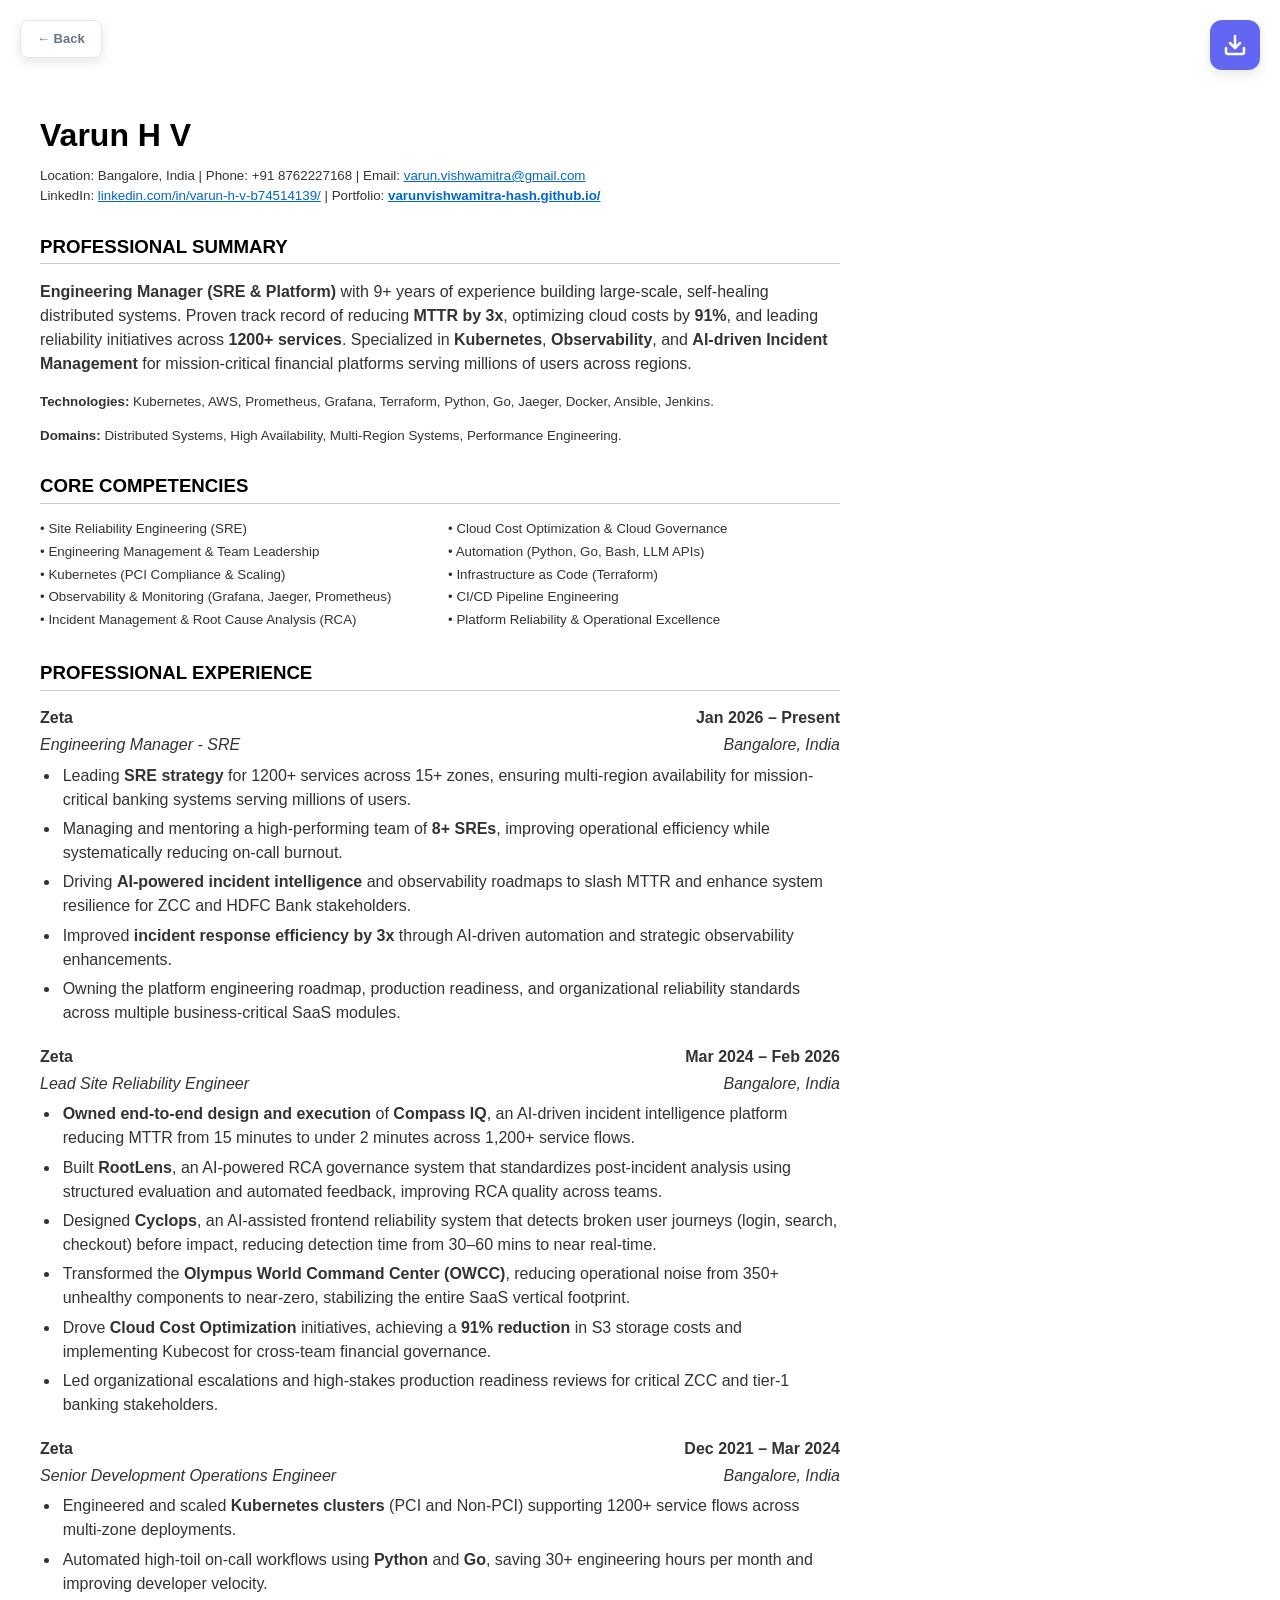
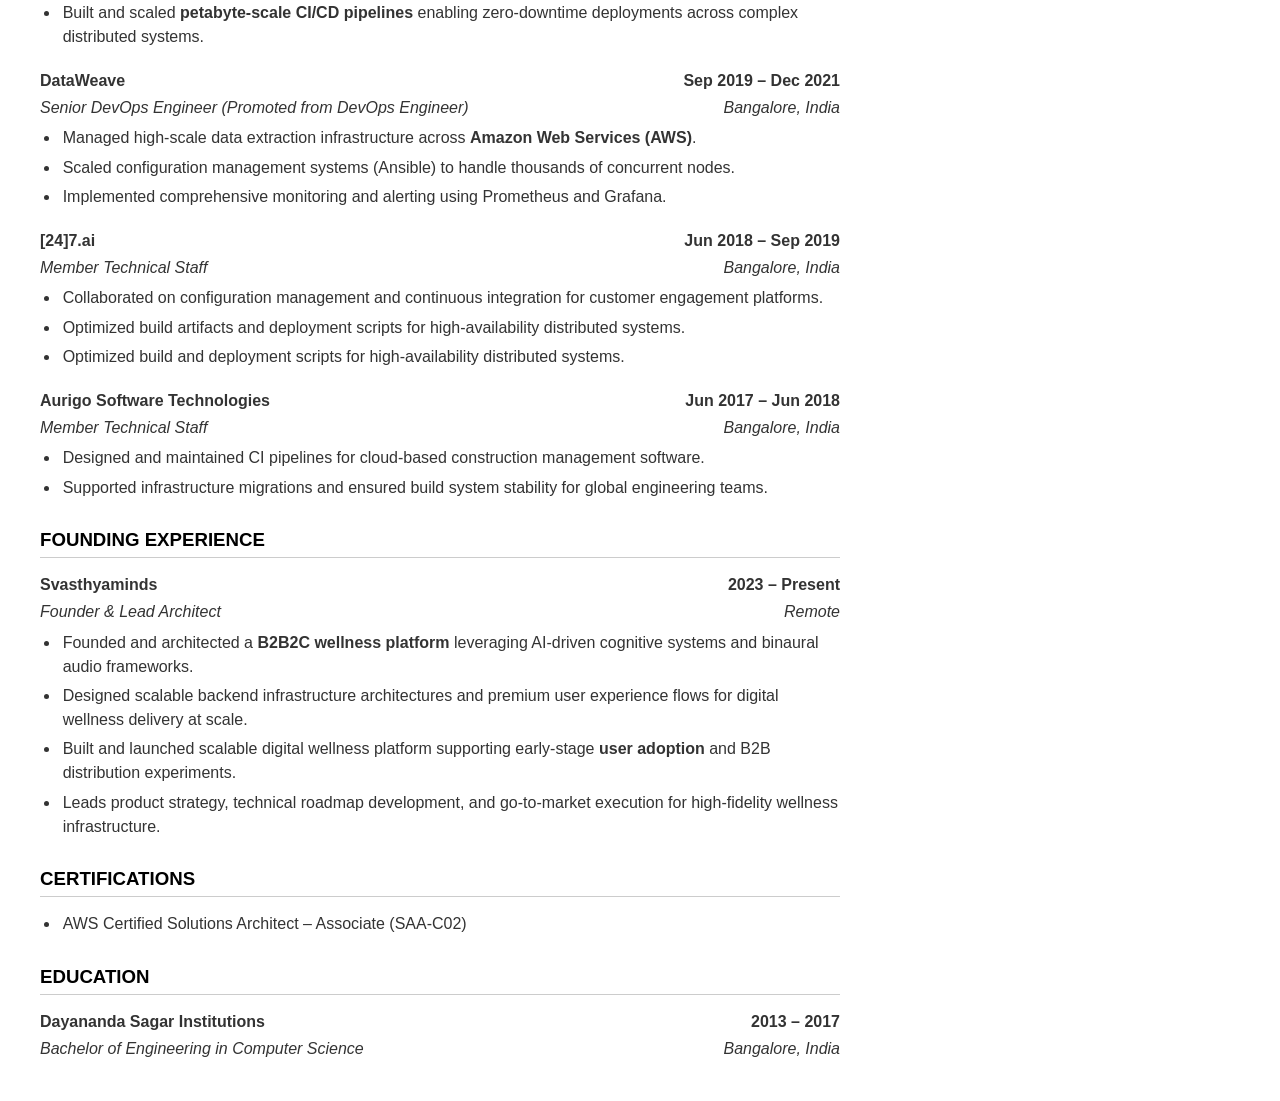
<file: ats_resume.html>
<!DOCTYPE html>
<html lang="en">
<head>
    <meta charset="UTF-8">
    <meta name="viewport" content="width=device-width, initial-scale=1.0">
    <title>VarunHV-Resume</title>
    <style>
        @media print {
            .no-print {
                display: none !important;
            }
            body {
                margin: 0 !important;
                padding: 20px !important;
            }
        }
        
        body {
            font-family: Arial, Helvetica, sans-serif;
            color: #333;
            line-height: 1.5;
            margin: 80px 40px 40px 40px; /* Increased top margin from 40px to 80px */
            max-width: 800px;
            position: relative;
        }

        /* Floating Actions Positioning */
        .actions-container {
            position: fixed;
            top: 20px;
            right: 20px;
            display: flex;
            flex-direction: column;
            gap: 12px;
            z-index: 1000;
        }

        .no-print-toolbar {
            position: fixed;
            top: 20px;
            left: 20px;
            z-index: 1000;
        }

        .btn {
            padding: 12px;
            border-radius: 12px;
            text-decoration: none;
            cursor: pointer;
            font-family: sans-serif;
            display: flex;
            align-items: center;
            justify-content: center;
            transition: all 0.2s ease;
            box-shadow: 0 4px 12px rgba(0, 0, 0, 0.1);
        }

        .btn-primary {
            background: #6366f1;
            color: white;
            border: none;
            width: 50px;
            height: 50px;
        }

        .btn-primary:hover {
            background: #4f46e5;
            transform: translateY(-2px);
            box-shadow: 0 6px 16px rgba(99, 102, 241, 0.3);
        }

        .btn-secondary {
            color: #64748b;
            border: 1px solid #e2e8f0;
            background: rgba(255, 255, 255, 0.9);
            backdrop-filter: blur(8px);
            padding: 8px 16px;
            font-size: 13px;
            font-weight: 600;
            border-radius: 8px;
        }

        .btn-secondary:hover {
            background: white;
            color: #1e293b;
        }

        header {
            padding-top: 10px;
        }
        h1 {
            font-size: 24pt;
            margin-bottom: 5pt;
            color: #000;
        }
        h2 {
            font-size: 14pt;
            border-bottom: 1px solid #ccc;
            margin-top: 20pt;
            padding-bottom: 2pt;
            color: #000;
            text-transform: uppercase;
        }
        h3 {
            font-size: 12pt;
            margin-bottom: 0px;
        }
        .contact {
            font-size: 10pt;
            margin-bottom: 20pt;
        }
        .item-header {
            display: flex;
            justify-content: space-between;
            font-weight: bold;
            margin-bottom: 2pt;
        }
        .item-subheader {
            display: flex;
            justify-content: space-between;
            font-style: italic;
            margin-bottom: 5pt;
        }
        ul {
            margin-top: 5pt;
            padding-left: 15pt;
            list-style-type: disc;
        }
        li {
            margin-bottom: 4pt;
            padding-left: 2pt;
        }
        .skills-list {
            padding-left: 0;
            list-style-type: none;
            columns: 2;
            -webkit-columns: 2;
            -moz-columns: 2;
        }
        .skills-list li {
            margin-bottom: 2pt;
            font-size: 10pt;
            padding-left: 0;
        }
        .skills-list li:before {
            content: "• ";
        }
    </style>
</head>
<body>

    <!-- Top Left Navigation -->
    <div class="no-print-toolbar no-print">
        <a href="https://varunvishwamitra-hash.github.io/" class="btn btn-secondary">← Back</a>
    </div>

    <!-- Top Right Download Button -->
    <div class="actions-container no-print">
        <button onclick="window.print()" class="btn btn-primary" title="Download as PDF">
            <svg xmlns="http://www.w3.org/2000/svg" width="24" height="24" viewBox="0 0 24 24" fill="none" stroke="currentColor" stroke-width="2.5" stroke-linecap="round" stroke-linejoin="round">
                <path d="M21 15v4a2 2 0 0 1-2 2H5a2 2 0 0 1-2-2v-4"></path>
                <polyline points="7 10 12 15 17 10"></polyline>
                <line x1="12" y1="15" x2="12" y2="3"></line>
            </svg>
        </button>
    </div>

    <header>
        <h1>Varun H V</h1>
        <div class="contact">
            Location: Bangalore, India | Phone: +91 8762227168 | Email: <a href="mailto:varun.vishwamitra@gmail.com" style="color: #0066cc; text-decoration: underline;">varun.vishwamitra@gmail.com</a> <br>
            LinkedIn: <a href="https://www.linkedin.com/in/varun-h-v-b74514139/" style="color: #0066cc; text-decoration: underline;">linkedin.com/in/varun-h-v-b74514139/</a> | Portfolio: <a href="https://varunvishwamitra-hash.github.io/" style="color: #0066cc; text-decoration: underline; font-weight: bold;">varunvishwamitra-hash.github.io/</a>
        </div>
    </header>

    <section>
        <h2>Professional Summary</h2>
        <p><strong>Engineering Manager (SRE & Platform)</strong> with 9+ years of experience building large-scale, self-healing distributed systems. Proven track record of reducing <strong>MTTR by 3x</strong>, optimizing cloud costs by <strong>91%</strong>, and leading reliability initiatives across <strong>1200+ services</strong>. Specialized in <strong>Kubernetes</strong>, <strong>Observability</strong>, and <strong>AI-driven Incident Management</strong> for mission-critical financial platforms serving millions of users across regions.</p>
        <p style="font-size: 10pt; margin-top: 5pt;"><strong>Technologies:</strong> Kubernetes, AWS, Prometheus, Grafana, Terraform, Python, Go, Jaeger, Docker, Ansible, Jenkins.</p>
        <p style="font-size: 10pt; margin-top: 1pt;"><strong>Domains:</strong> Distributed Systems, High Availability, Multi-Region Systems, Performance Engineering.</p>
    </section>

    <section>
        <h2>Core Competencies</h2>
        <ul class="skills-list">
            <li>Site Reliability Engineering (SRE)</li>
            <li>Engineering Management & Team Leadership</li>
            <li>Kubernetes (PCI Compliance & Scaling)</li>
            <li>Observability & Monitoring (Grafana, Jaeger, Prometheus)</li>
            <li>Incident Management & Root Cause Analysis (RCA)</li>
            <li>Cloud Cost Optimization & Cloud Governance</li>
            <li>Automation (Python, Go, Bash, LLM APIs)</li>
            <li>Infrastructure as Code (Terraform)</li>
            <li>CI/CD Pipeline Engineering</li>
            <li>Platform Reliability & Operational Excellence</li>
        </ul>
    </section>

    <section>
        <h2>Professional Experience</h2>

        <div class="experience-item">
            <div class="item-header">
                <span>Zeta</span>
                <span>Jan 2026 – Present</span>
            </div>
            <div class="item-subheader">
                <span>Engineering Manager - SRE</span>
                <span>Bangalore, India</span>
            </div>
            <ul>
                <li>Leading <strong>SRE strategy</strong> for 1200+ services across 15+ zones, ensuring multi-region availability for mission-critical banking systems serving millions of users.</li>
                <li>Managing and mentoring a high-performing team of <strong>8+ SREs</strong>, improving operational efficiency while systematically reducing on-call burnout.</li>
                <li>Driving <strong>AI-powered incident intelligence</strong> and observability roadmaps to slash MTTR and enhance system resilience for ZCC and HDFC Bank stakeholders.</li>
                <li>Improved <strong>incident response efficiency by 3x</strong> through AI-driven automation and strategic observability enhancements.</li>
                <li>Owning the platform engineering roadmap, production readiness, and organizational reliability standards across multiple business-critical SaaS modules.</li>
            </ul>
        </div>

        <div class="experience-item" style="margin-top: 15pt;">
            <div class="item-header">
                <span>Zeta</span>
                <span>Mar 2024 – Feb 2026</span>
            </div>
            <div class="item-subheader">
                <span>Lead Site Reliability Engineer</span>
                <span>Bangalore, India</span>
            </div>
            <ul>
                <li><strong>Owned end-to-end design and execution</strong> of <strong>Compass IQ</strong>, an AI-driven incident intelligence platform reducing MTTR from 15 minutes to under 2 minutes across 1,200+ service flows.</li>
                <li>Built <strong>RootLens</strong>, an AI-powered RCA governance system that standardizes post-incident analysis using structured evaluation and automated feedback, improving RCA quality across teams.</li>
                <li>Designed <strong>Cyclops</strong>, an AI-assisted frontend reliability system that detects broken user journeys (login, search, checkout) before impact, reducing detection time from 30–60 mins to near real-time.</li>
                <li>Transformed the <strong>Olympus World Command Center (OWCC)</strong>, reducing operational noise from 350+ unhealthy components to near-zero, stabilizing the entire SaaS vertical footprint.</li>
                <li>Drove <strong>Cloud Cost Optimization</strong> initiatives, achieving a <strong>91% reduction</strong> in S3 storage costs and implementing Kubecost for cross-team financial governance.</li>
                <li>Led organizational escalations and high-stakes production readiness reviews for critical ZCC and tier-1 banking stakeholders.</li>
            </ul>
        </div>

        <div class="experience-item" style="margin-top: 15pt;">
            <div class="item-header">
                <span>Zeta</span>
                <span>Dec 2021 – Mar 2024</span>
            </div>
            <div class="item-subheader">
                <span>Senior Development Operations Engineer</span>
                <span>Bangalore, India</span>
            </div>
            <ul>
                <li>Engineered and scaled <strong>Kubernetes clusters</strong> (PCI and Non-PCI) supporting 1200+ service flows across multi-zone deployments.</li>
                <li>Automated high-toil on-call workflows using <strong>Python</strong> and <strong>Go</strong>, saving 30+ engineering hours per month and improving developer velocity.</li>
                <li>Built and scaled <strong>petabyte-scale CI/CD pipelines</strong> enabling zero-downtime deployments across complex distributed systems.</li>
            </ul>
        </div>

        <div class="experience-item" style="margin-top: 15pt;">
            <div class="item-header">
                <span>DataWeave</span>
                <span>Sep 2019 – Dec 2021</span>
            </div>
            <div class="item-subheader">
                <span>Senior DevOps Engineer (Promoted from DevOps Engineer)</span>
                <span>Bangalore, India</span>
            </div>
            <ul>
                <li>Managed high-scale data extraction infrastructure across <strong>Amazon Web Services (AWS)</strong>.</li>
                <li>Scaled configuration management systems (Ansible) to handle thousands of concurrent nodes.</li>
                <li>Implemented comprehensive monitoring and alerting using Prometheus and Grafana.</li>
            </ul>
        </div>

        <div class="experience-item" style="margin-top: 15pt;">
            <div class="item-header">
                <span>[24]7.ai</span>
                <span>Jun 2018 – Sep 2019</span>
            </div>
            <div class="item-subheader">
                <span>Member Technical Staff</span>
                <span>Bangalore, India</span>
            </div>
            <ul>
                <li>Collaborated on configuration management and continuous integration for customer engagement platforms.</li>
                <li>Optimized build artifacts and deployment scripts for high-availability distributed systems.</li>
                <li>Optimized build and deployment scripts for high-availability distributed systems.</li>
            </ul>
        </div>

        <div class="experience-item" style="margin-top: 15pt;">
            <div class="item-header">
                <span>Aurigo Software Technologies</span>
                <span>Jun 2017 – Jun 2018</span>
            </div>
            <div class="item-subheader">
                <span>Member Technical Staff</span>
                <span>Bangalore, India</span>
            </div>
            <ul>
                <li>Designed and maintained CI pipelines for cloud-based construction management software.</li>
                <li>Supported infrastructure migrations and ensured build system stability for global engineering teams.</li>
            </ul>
        </div>
    </section>

    <section>
        <h2>Founding Experience</h2>
        <div class="experience-item">
            <div class="item-header">
                <span>Svasthyaminds</span>
                <span>2023 – Present</span>
            </div>
            <div class="item-subheader">
                <span>Founder & Lead Architect</span>
                <span>Remote</span>
            </div>
            <ul>
                <li>Founded and architected a <strong>B2B2C wellness platform</strong> leveraging AI-driven cognitive systems and binaural audio frameworks.</li>
                <li>Designed scalable backend infrastructure architectures and premium user experience flows for digital wellness delivery at scale.</li>
                <li>Built and launched scalable digital wellness platform supporting early-stage <strong>user adoption</strong> and B2B distribution experiments.</li>
                <li>Leads product strategy, technical roadmap development, and go-to-market execution for high-fidelity wellness infrastructure.</li>
            </ul>
        </div>
    </section>

    <section>
        <h2>Certifications</h2>
        <ul>
            <li>AWS Certified Solutions Architect – Associate (SAA-C02)</li>
        </ul>
    </section>

    <section>
        <h2>Education</h2>
        <div class="experience-item">
            <div class="item-header">
                <span>Dayananda Sagar Institutions</span>
                <span>2013 – 2017</span>
            </div>
            <div class="item-subheader">
                <span>Bachelor of Engineering in Computer Science</span>
                <span>Bangalore, India</span>
            </div>
        </div>
    </section>

</body>
</html>
</file>
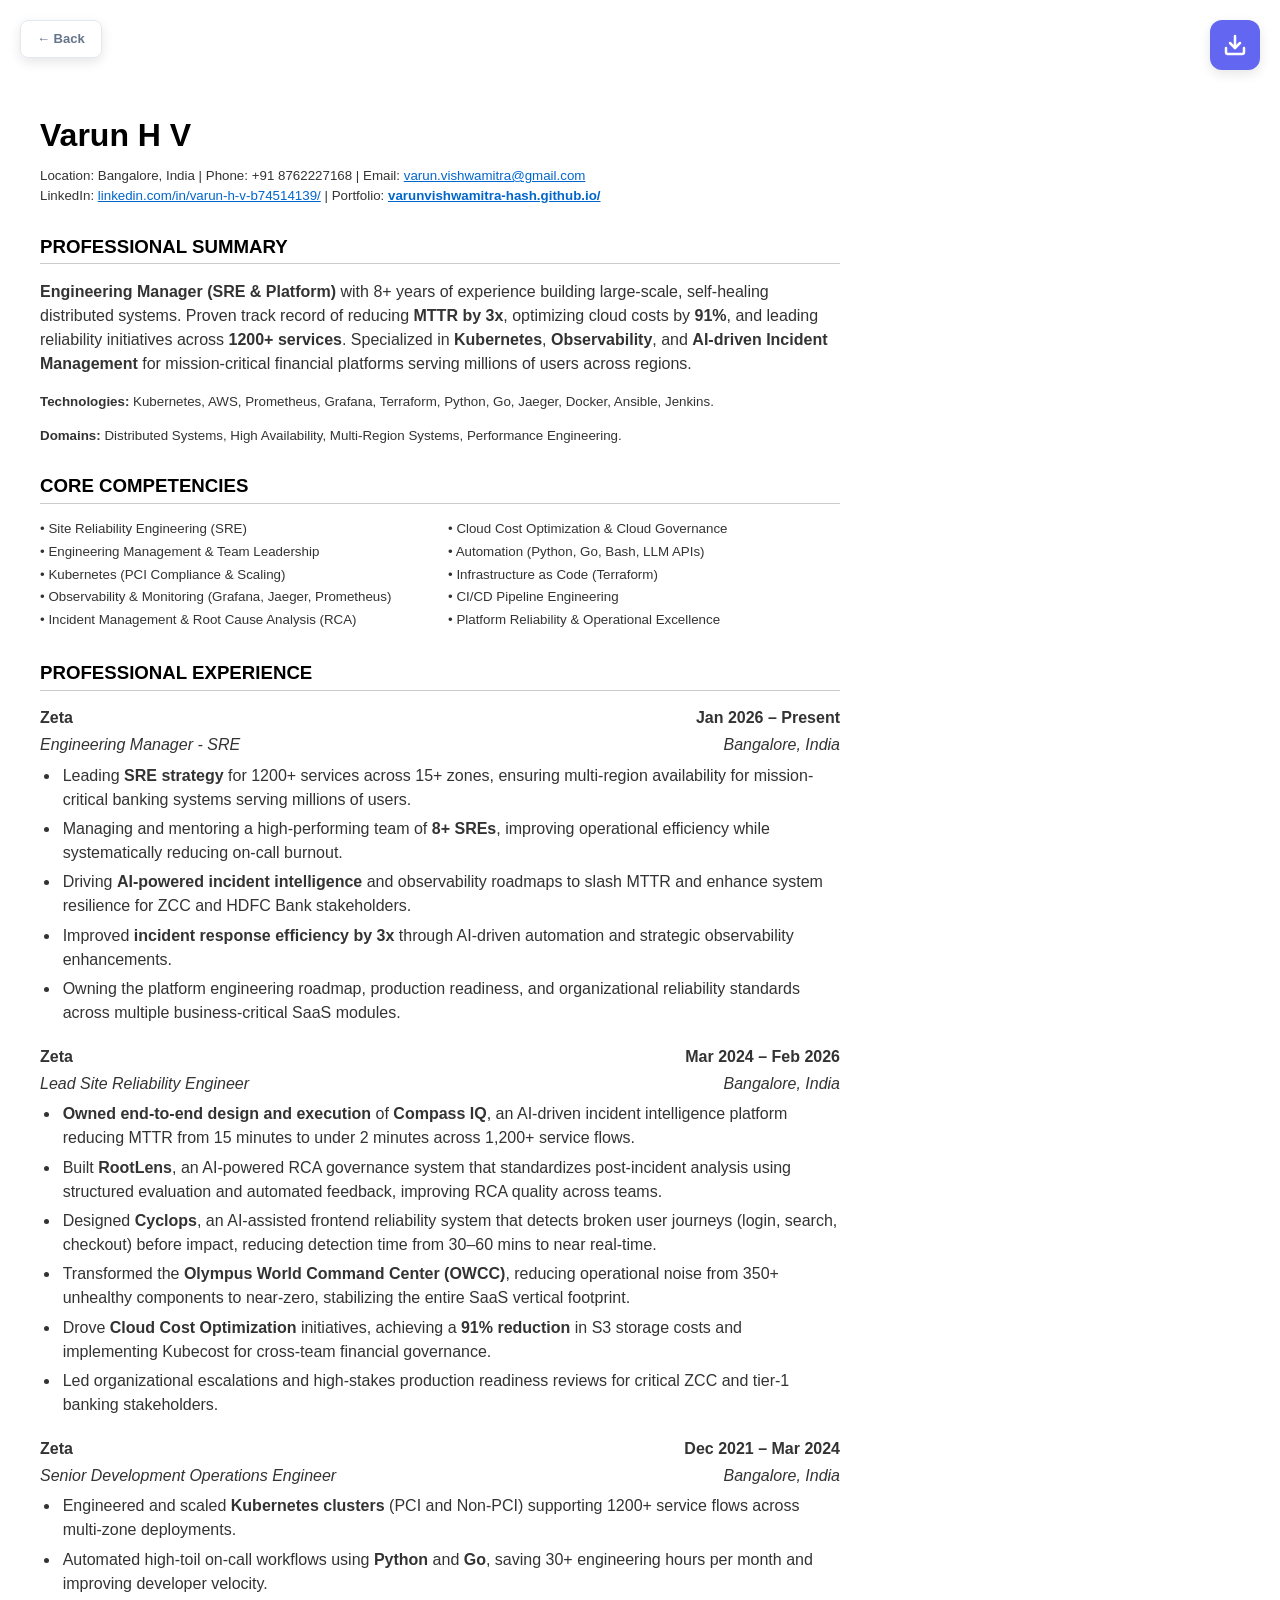
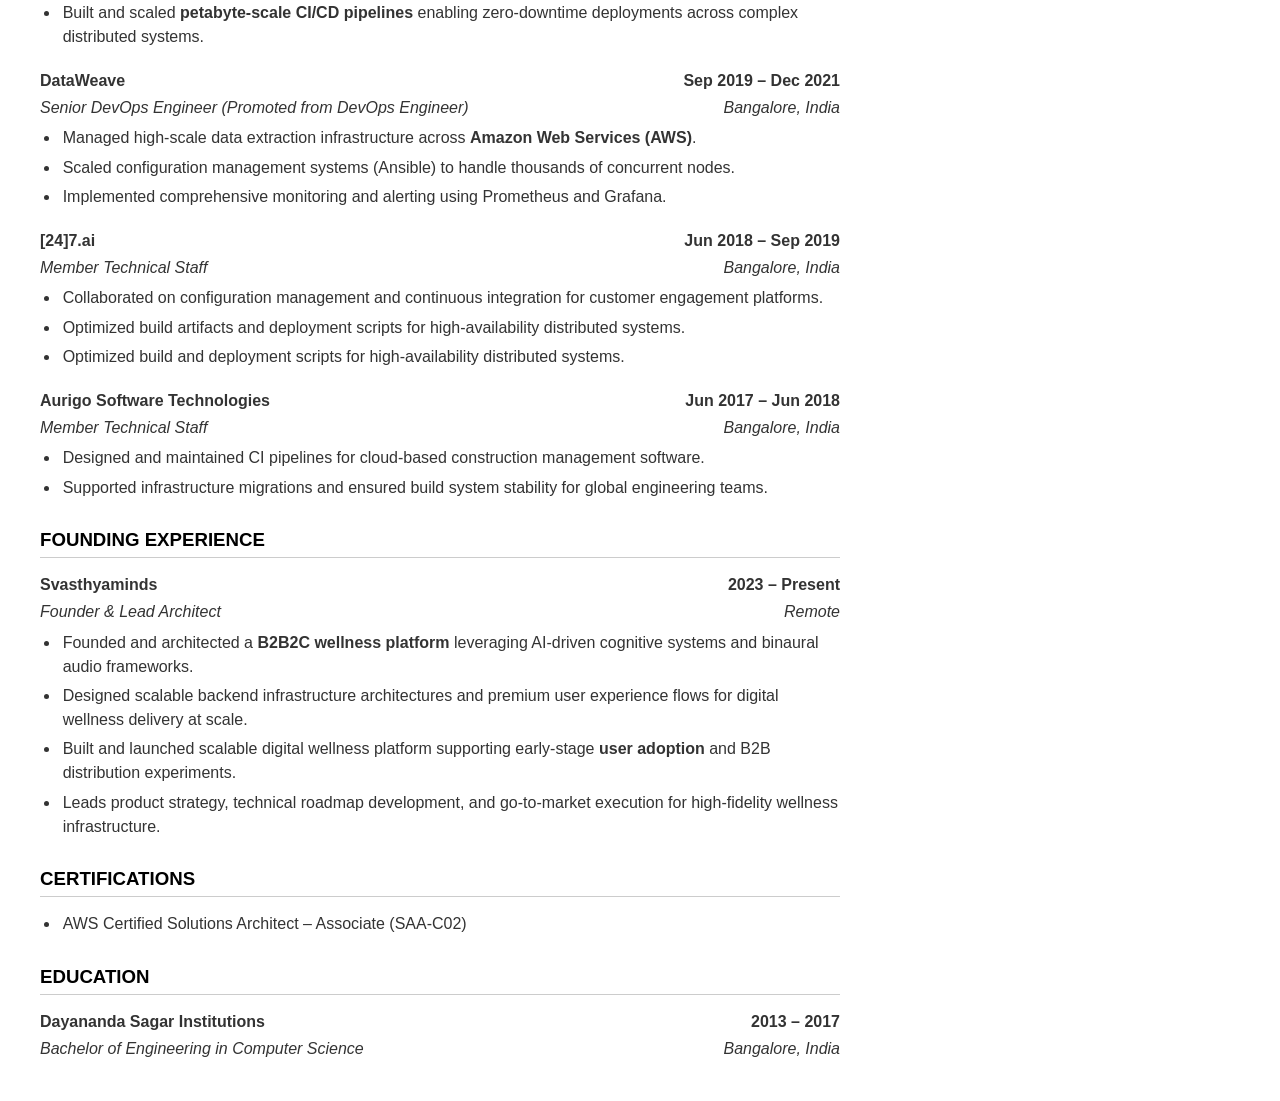
<file: website/resume.html>
<!DOCTYPE html>
<html lang="en">
<head>
    <meta charset="UTF-8">
    <meta name="viewport" content="width=device-width, initial-scale=1.0">
    <title>Varun H V - Resume (ATS Optimized)</title>
    <style>
        @media print {
            .no-print {
                display: none !important;
            }
            body {
                margin: 0 !important;
                padding: 20px !important;
            }
        }
        
        body {
            font-family: Arial, Helvetica, sans-serif;
            color: #333;
            line-height: 1.5;
            margin: 80px 40px 40px 40px; /* Increased top margin from 40px to 80px */
            max-width: 800px;
            position: relative;
        }

        /* Floating Actions Positioning */
        .actions-container {
            position: fixed;
            top: 20px;
            right: 20px;
            display: flex;
            flex-direction: column;
            gap: 12px;
            z-index: 1000;
        }

        .no-print-toolbar {
            position: fixed;
            top: 20px;
            left: 20px;
            z-index: 1000;
        }

        .btn {
            padding: 12px;
            border-radius: 12px;
            text-decoration: none;
            cursor: pointer;
            font-family: sans-serif;
            display: flex;
            align-items: center;
            justify-content: center;
            transition: all 0.2s ease;
            box-shadow: 0 4px 12px rgba(0, 0, 0, 0.1);
        }

        .btn-primary {
            background: #6366f1;
            color: white;
            border: none;
            width: 50px;
            height: 50px;
        }

        .btn-primary:hover {
            background: #4f46e5;
            transform: translateY(-2px);
            box-shadow: 0 6px 16px rgba(99, 102, 241, 0.3);
        }

        .btn-secondary {
            color: #64748b;
            border: 1px solid #e2e8f0;
            background: rgba(255, 255, 255, 0.9);
            backdrop-filter: blur(8px);
            padding: 8px 16px;
            font-size: 13px;
            font-weight: 600;
            border-radius: 8px;
        }

        .btn-secondary:hover {
            background: white;
            color: #1e293b;
        }

        header {
            padding-top: 10px;
        }
        h1 {
            font-size: 24pt;
            margin-bottom: 5pt;
            color: #000;
        }
        h2 {
            font-size: 14pt;
            border-bottom: 1px solid #ccc;
            margin-top: 20pt;
            padding-bottom: 2pt;
            color: #000;
            text-transform: uppercase;
        }
        h3 {
            font-size: 12pt;
            margin-bottom: 0px;
        }
        .contact {
            font-size: 10pt;
            margin-bottom: 20pt;
        }
        .item-header {
            display: flex;
            justify-content: space-between;
            font-weight: bold;
            margin-bottom: 2pt;
        }
        .item-subheader {
            display: flex;
            justify-content: space-between;
            font-style: italic;
            margin-bottom: 5pt;
        }
        ul {
            margin-top: 5pt;
            padding-left: 15pt;
            list-style-type: disc;
        }
        li {
            margin-bottom: 4pt;
            padding-left: 2pt;
        }
        .skills-list {
            padding-left: 0;
            list-style-type: none;
            columns: 2;
            -webkit-columns: 2;
            -moz-columns: 2;
        }
        .skills-list li {
            margin-bottom: 2pt;
            font-size: 10pt;
            padding-left: 0;
        }
        .skills-list li:before {
            content: "• ";
        }
    </style>
</head>
<body>

    <!-- Top Left Navigation -->
    <div class="no-print-toolbar no-print">
        <a href="https://varunvishwamitra-hash.github.io/" class="btn btn-secondary">← Back</a>
    </div>

    <!-- Top Right Download Button -->
    <div class="actions-container no-print">
        <button onclick="window.print()" class="btn btn-primary" title="Download as PDF">
            <svg xmlns="http://www.w3.org/2000/svg" width="24" height="24" viewBox="0 0 24 24" fill="none" stroke="currentColor" stroke-width="2.5" stroke-linecap="round" stroke-linejoin="round">
                <path d="M21 15v4a2 2 0 0 1-2 2H5a2 2 0 0 1-2-2v-4"></path>
                <polyline points="7 10 12 15 17 10"></polyline>
                <line x1="12" y1="15" x2="12" y2="3"></line>
            </svg>
        </button>
    </div>

    <header>
        <h1>Varun H V</h1>
        <div class="contact">
            Location: Bangalore, India | Phone: +91 8762227168 | Email: <a href="mailto:varun.vishwamitra@gmail.com" style="color: #0066cc; text-decoration: underline;">varun.vishwamitra@gmail.com</a> <br>
            LinkedIn: <a href="https://www.linkedin.com/in/varun-h-v-b74514139/" style="color: #0066cc; text-decoration: underline;">linkedin.com/in/varun-h-v-b74514139/</a> | Portfolio: <a href="https://varunvishwamitra-hash.github.io/" style="color: #0066cc; text-decoration: underline; font-weight: bold;">varunvishwamitra-hash.github.io/</a>
        </div>
    </header>

    <section>
        <h2>Professional Summary</h2>
        <p><strong>Engineering Manager (SRE & Platform)</strong> with 8+ years of experience building large-scale, self-healing distributed systems. Proven track record of reducing <strong>MTTR by 3x</strong>, optimizing cloud costs by <strong>91%</strong>, and leading reliability initiatives across <strong>1200+ services</strong>. Specialized in <strong>Kubernetes</strong>, <strong>Observability</strong>, and <strong>AI-driven Incident Management</strong> for mission-critical financial platforms serving millions of users across regions.</p>
        <p style="font-size: 10pt; margin-top: 5pt;"><strong>Technologies:</strong> Kubernetes, AWS, Prometheus, Grafana, Terraform, Python, Go, Jaeger, Docker, Ansible, Jenkins.</p>
        <p style="font-size: 10pt; margin-top: 1pt;"><strong>Domains:</strong> Distributed Systems, High Availability, Multi-Region Systems, Performance Engineering.</p>
    </section>

    <section>
        <h2>Core Competencies</h2>
        <ul class="skills-list">
            <li>Site Reliability Engineering (SRE)</li>
            <li>Engineering Management & Team Leadership</li>
            <li>Kubernetes (PCI Compliance & Scaling)</li>
            <li>Observability & Monitoring (Grafana, Jaeger, Prometheus)</li>
            <li>Incident Management & Root Cause Analysis (RCA)</li>
            <li>Cloud Cost Optimization & Cloud Governance</li>
            <li>Automation (Python, Go, Bash, LLM APIs)</li>
            <li>Infrastructure as Code (Terraform)</li>
            <li>CI/CD Pipeline Engineering</li>
            <li>Platform Reliability & Operational Excellence</li>
        </ul>
    </section>

    <section>
        <h2>Professional Experience</h2>

        <div class="experience-item">
            <div class="item-header">
                <span>Zeta</span>
                <span>Jan 2026 – Present</span>
            </div>
            <div class="item-subheader">
                <span>Engineering Manager - SRE</span>
                <span>Bangalore, India</span>
            </div>
            <ul>
                <li>Leading <strong>SRE strategy</strong> for 1200+ services across 15+ zones, ensuring multi-region availability for mission-critical banking systems serving millions of users.</li>
                <li>Managing and mentoring a high-performing team of <strong>8+ SREs</strong>, improving operational efficiency while systematically reducing on-call burnout.</li>
                <li>Driving <strong>AI-powered incident intelligence</strong> and observability roadmaps to slash MTTR and enhance system resilience for ZCC and HDFC Bank stakeholders.</li>
                <li>Improved <strong>incident response efficiency by 3x</strong> through AI-driven automation and strategic observability enhancements.</li>
                <li>Owning the platform engineering roadmap, production readiness, and organizational reliability standards across multiple business-critical SaaS modules.</li>
            </ul>
        </div>

        <div class="experience-item" style="margin-top: 15pt;">
            <div class="item-header">
                <span>Zeta</span>
                <span>Mar 2024 – Feb 2026</span>
            </div>
            <div class="item-subheader">
                <span>Lead Site Reliability Engineer</span>
                <span>Bangalore, India</span>
            </div>
            <ul>
                <li><strong>Owned end-to-end design and execution</strong> of <strong>Compass IQ</strong>, an AI-driven incident intelligence platform reducing MTTR from 15 minutes to under 2 minutes across 1,200+ service flows.</li>
                <li>Built <strong>RootLens</strong>, an AI-powered RCA governance system that standardizes post-incident analysis using structured evaluation and automated feedback, improving RCA quality across teams.</li>
                <li>Designed <strong>Cyclops</strong>, an AI-assisted frontend reliability system that detects broken user journeys (login, search, checkout) before impact, reducing detection time from 30–60 mins to near real-time.</li>
                <li>Transformed the <strong>Olympus World Command Center (OWCC)</strong>, reducing operational noise from 350+ unhealthy components to near-zero, stabilizing the entire SaaS vertical footprint.</li>
                <li>Drove <strong>Cloud Cost Optimization</strong> initiatives, achieving a <strong>91% reduction</strong> in S3 storage costs and implementing Kubecost for cross-team financial governance.</li>
                <li>Led organizational escalations and high-stakes production readiness reviews for critical ZCC and tier-1 banking stakeholders.</li>
            </ul>
        </div>

        <div class="experience-item" style="margin-top: 15pt;">
            <div class="item-header">
                <span>Zeta</span>
                <span>Dec 2021 – Mar 2024</span>
            </div>
            <div class="item-subheader">
                <span>Senior Development Operations Engineer</span>
                <span>Bangalore, India</span>
            </div>
            <ul>
                <li>Engineered and scaled <strong>Kubernetes clusters</strong> (PCI and Non-PCI) supporting 1200+ service flows across multi-zone deployments.</li>
                <li>Automated high-toil on-call workflows using <strong>Python</strong> and <strong>Go</strong>, saving 30+ engineering hours per month and improving developer velocity.</li>
                <li>Built and scaled <strong>petabyte-scale CI/CD pipelines</strong> enabling zero-downtime deployments across complex distributed systems.</li>
            </ul>
        </div>

        <div class="experience-item" style="margin-top: 15pt;">
            <div class="item-header">
                <span>DataWeave</span>
                <span>Sep 2019 – Dec 2021</span>
            </div>
            <div class="item-subheader">
                <span>Senior DevOps Engineer (Promoted from DevOps Engineer)</span>
                <span>Bangalore, India</span>
            </div>
            <ul>
                <li>Managed high-scale data extraction infrastructure across <strong>Amazon Web Services (AWS)</strong>.</li>
                <li>Scaled configuration management systems (Ansible) to handle thousands of concurrent nodes.</li>
                <li>Implemented comprehensive monitoring and alerting using Prometheus and Grafana.</li>
            </ul>
        </div>

        <div class="experience-item" style="margin-top: 15pt;">
            <div class="item-header">
                <span>[24]7.ai</span>
                <span>Jun 2018 – Sep 2019</span>
            </div>
            <div class="item-subheader">
                <span>Member Technical Staff</span>
                <span>Bangalore, India</span>
            </div>
            <ul>
                <li>Collaborated on configuration management and continuous integration for customer engagement platforms.</li>
                <li>Optimized build artifacts and deployment scripts for high-availability distributed systems.</li>
                <li>Optimized build and deployment scripts for high-availability distributed systems.</li>
            </ul>
        </div>

        <div class="experience-item" style="margin-top: 15pt;">
            <div class="item-header">
                <span>Aurigo Software Technologies</span>
                <span>Jun 2017 – Jun 2018</span>
            </div>
            <div class="item-subheader">
                <span>Member Technical Staff</span>
                <span>Bangalore, India</span>
            </div>
            <ul>
                <li>Designed and maintained CI pipelines for cloud-based construction management software.</li>
                <li>Supported infrastructure migrations and ensured build system stability for global engineering teams.</li>
            </ul>
        </div>
    </section>

    <section>
        <h2>Founding Experience</h2>
        <div class="experience-item">
            <div class="item-header">
                <span>Svasthyaminds</span>
                <span>2023 – Present</span>
            </div>
            <div class="item-subheader">
                <span>Founder & Lead Architect</span>
                <span>Remote</span>
            </div>
            <ul>
                <li>Founded and architected a <strong>B2B2C wellness platform</strong> leveraging AI-driven cognitive systems and binaural audio frameworks.</li>
                <li>Designed scalable backend infrastructure architectures and premium user experience flows for digital wellness delivery at scale.</li>
                <li>Built and launched scalable digital wellness platform supporting early-stage <strong>user adoption</strong> and B2B distribution experiments.</li>
                <li>Leads product strategy, technical roadmap development, and go-to-market execution for high-fidelity wellness infrastructure.</li>
            </ul>
        </div>
    </section>

    <section>
        <h2>Certifications</h2>
        <ul>
            <li>AWS Certified Solutions Architect – Associate (SAA-C02)</li>
        </ul>
    </section>

    <section>
        <h2>Education</h2>
        <div class="experience-item">
            <div class="item-header">
                <span>Dayananda Sagar Institutions</span>
                <span>2013 – 2017</span>
            </div>
            <div class="item-subheader">
                <span>Bachelor of Engineering in Computer Science</span>
                <span>Bangalore, India</span>
            </div>
        </div>
    </section>

</body>
</html>
</file>
